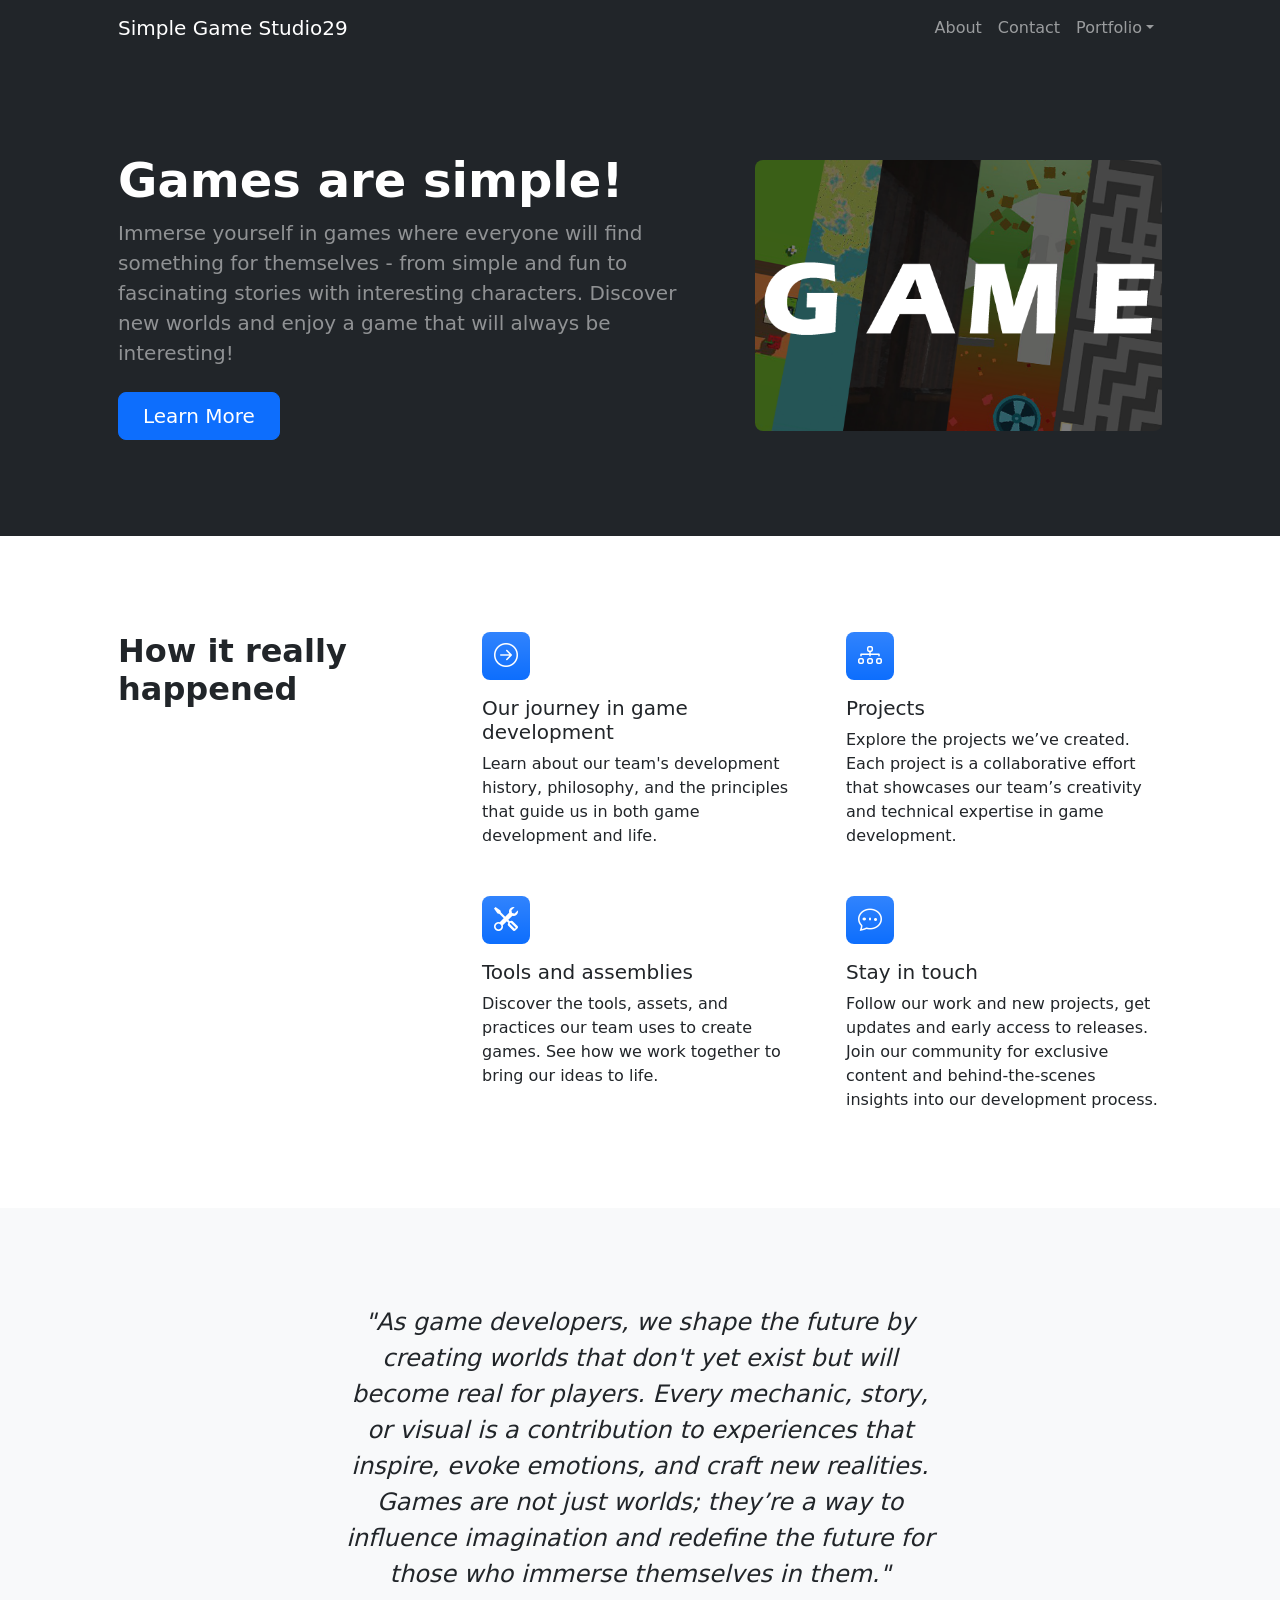
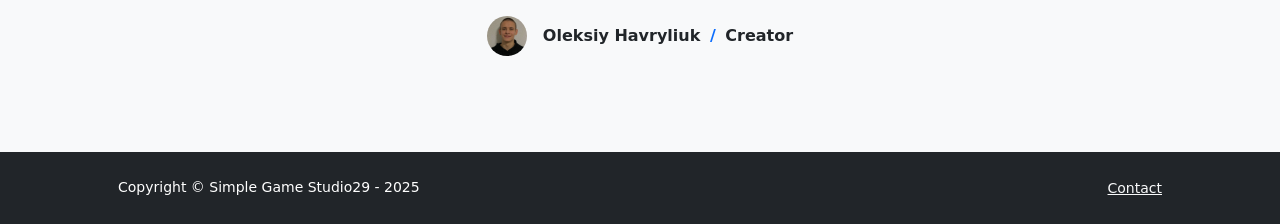
<file: index.html>
<!DOCTYPE html>
<html lang="en">

<head>
    <meta charset="utf-8" />
    <meta name="viewport" content="width=device-width, initial-scale=1, shrink-to-fit=no" />
    <meta name="description" content="" />
    <meta name="author" content="" />
    <title>Simple Game Studio29</title>
    <!-- Favicon-->
    <link rel="icon" type="image/x-icon" href="assets/logo.jpg" />
    <!-- Bootstrap icons-->
    <link href="https://cdn.jsdelivr.net/npm/bootstrap-icons@1.5.0/font/bootstrap-icons.css" rel="stylesheet" />
    <!-- Core theme CSS (includes Bootstrap)-->
    <link href="css/styles.css" rel="stylesheet" />
</head>

<body class="d-flex flex-column h-100">
    <main class="flex-shrink-0">
        <!-- Navigation-->
        <nav class="navbar navbar-expand-lg navbar-dark bg-dark">
            <div class="container px-5">
                <a class="navbar-brand" href="index.html">Simple Game Studio29</a>
                <button class="navbar-toggler" type="button" data-bs-toggle="collapse"
                    data-bs-target="#navbarSupportedContent" aria-controls="navbarSupportedContent"
                    aria-expanded="false" aria-label="Toggle navigation"><span
                        class="navbar-toggler-icon"></span></button>
                <div class="collapse navbar-collapse" id="navbarSupportedContent">
                    <ul class="navbar-nav ms-auto mb-2 mb-lg-0">
                        <!-- <li class="nav-item"><a class="nav-link" href="index.html">Home</a></li> -->
                        <li class="nav-item"><a class="nav-link" href="about.html">About</a></li>
                        <li class="nav-item"><a class="nav-link" href="contact.html">Contact</a></li>
                        <!-- <li class="nav-item"><a class="nav-link" href="pricing.html">Pricing</a></li> -->

                        <!-- <li class="nav-item dropdown"> -->
                        <!-- <a class="nav-link dropdown-toggle" id="navbarDropdownBlog" href="#" role="button" -->
                        <!-- data-bs-toggle="dropdown" aria-expanded="false">Blog</a> -->
                        <!-- <ul class="dropdown-menu dropdown-menu-end" aria-labelledby="navbarDropdownBlog"> -->
                        <!-- <li><a class="dropdown-item" href="blog-home.html">Blog Home</a></li> -->
                        <!-- <li><a class="dropdown-item" href="blog-post.html">Blog Post</a></li> -->
                        <!-- </ul> -->
                        <!-- </li> -->
                        <li class="nav-item dropdown">
                            <a class="nav-link dropdown-toggle" id="navbarDropdownPortfolio" href="#" role="button"
                                data-bs-toggle="dropdown" aria-expanded="false">Portfolio</a>
                            <ul class="dropdown-menu dropdown-menu-end" aria-labelledby="navbarDropdownPortfolio">
                                <li><a class="dropdown-item" href="portfolio-overview.html">Overview</a></li>
                                <li><a class="dropdown-item" href="portfolio-at-this-moment-item.html">At This
                                        Moment</a></li>


                            </ul>
                        </li>
                    </ul>
                </div>
            </div>
        </nav>
        <!-- Header-->
        <header class="bg-dark py-5">
            <div class="container px-5">
                <div class="row gx-5 align-items-center justify-content-center">
                    <div class="col-lg-8 col-xl-7 col-xxl-6">
                        <div class="my-5 text-center text-xl-start">
                            <h1 class="display-5 fw-bolder text-white mb-2">Games are simple!</h1>
                            <p class="lead fw-normal text-white-50 mb-4">Immerse yourself in games where everyone will
                                find something for themselves - from simple and fun to fascinating stories
                                with interesting characters. Discover new worlds and enjoy a game that will always be
                                interesting!</p>
                            <div class="d-grid gap-3 d-sm-flex justify-content-sm-center justify-content-xl-start">
                                <a class="btn btn-primary btn-lg px-4 me-sm-3" href="#features">Learn More</a>
                                <!-- <a class="btn btn-outline-light btn-lg px-4" href="#!">Learn More</a> -->
                            </div>
                        </div>
                    </div>
                    <div class="col-xl-5 col-xxl-6 d-none d-xl-block text-center"><img class="img-fluid rounded-3 my-5"
                            src="assets\600x400_Preview.png" alt="..." /></div>
                </div>
            </div>
        </header>
        <!-- Features section-->
        <section class="py-5" id="features">
            <div class="container px-5 my-5">
                <div class="row gx-5">
                    <div class="col-lg-4 mb-5 mb-lg-0">
                        <h2 class="fw-bolder mb-0">How it really happened</h2>
                    </div>
                    <div class="col-lg-8">
                        <div class="row gx-5 row-cols-1 row-cols-md-2">
                            <div class="col mb-5 h-100">
                                <a href="about.html"
                                    class="feature bg-primary bg-gradient text-white rounded-3 mb-3 d-flex justify-content-center align-items-center"
                                    aria-label="Go to About Page">
                                    <i class="bi bi-arrow-right-circle"></i>
                                </a>
                                <h2 class="h5">Our journey in game development</h2>
                                <p class="mb-0">Learn about our team's development history, philosophy, and the
                                    principles that guide us in
                                    both game development and life.</p>
                            </div>
                            <div class="col mb-5 h-100">
                                <a href="portfolio-overview.html"
                                    class="feature bg-primary bg-gradient text-white rounded-3 mb-3 d-flex justify-content-center align-items-center"
                                    aria-label="Go to Projects">
                                    <i class="bi bi-diagram-3"></i>
                                </a>
                                <h2 class="h5">Projects</h2>
                                <p class="mb-0">Explore the projects we’ve created. Each project is a collaborative
                                    effort that showcases our team’s
                                    creativity and technical expertise in game development.</p>
                            </div>

                            <div class="col mb-5 mb-md-0 h-100">
                                <a href="tools.html"
                                    class="feature bg-primary bg-gradient text-white rounded-3 mb-3 d-flex justify-content-center align-items-center"
                                    aria-label="Go to Tools and Assemblies">
                                    <i class="bi bi-tools"></i>
                                </a>
                                <h2 class="h5">Tools and assemblies</h2>
                                <p class="mb-0">Discover the tools, assets, and practices our team uses to create games.
                                    See how we work together to
                                    bring our ideas to life.</p>
                            </div>

                            <div class="col h-100">
                                <a href="contact.html"
                                    class="feature bg-primary bg-gradient text-white rounded-3 mb-3 d-flex justify-content-center align-items-center"
                                    aria-label="Go to Contact Page">
                                    <i class="bi bi-chat-dots"></i>
                                </a>
                                <h2 class="h5">Stay in touch</h2>
                                <p class="mb-0">Follow our work and new projects, get updates and early access to
                                    releases. Join our community for
                                    exclusive content and behind-the-scenes insights into our development process.</p>
                            </div>
                        </div>
                    </div>
                </div>
            </div>
            </div>
        </section>
        <!-- Testimonial section-->
        <div class="py-5 bg-light">
            <div class="container px-5 my-5">
                <div class="row gx-5 justify-content-center">
                    <div class="col-lg-10 col-xl-7">
                        <div class="text-center">
                            <div class="fs-4 mb-4 fst-italic">"As game developers, we shape the future by creating
                                worlds that don't yet exist but will become real for players. Every
                                mechanic, story, or visual is a contribution to experiences that inspire, evoke
                                emotions, and craft new realities. Games
                                are not just worlds; they’re a way to influence imagination and redefine the future for
                                those who immerse themselves in
                                them."</div>
                            <div class="d-flex align-items-center justify-content-center">
                                <img class="rounded-circle me-3" src="assets/Creator.png" alt="Creator" width="40"
                                    height="40">
                                <div class="fw-bold">
                                    Oleksiy Havryliuk
                                    <span class="fw-bold text-primary mx-1">/</span>
                                    Creator
                                </div>
                            </div>
                        </div>
                    </div>
                </div>
            </div>
        </div>

        <!-- Footer-->
        <footer class="bg-dark py-4 mt-auto">
            <div class="container px-5">
                <div class="row align-items-center justify-content-between flex-column flex-sm-row">
                    <div class="col-auto">
                        <div class="small m-0 text-white">Copyright &copy; Simple Game Studio29 - 2025</div>
                    </div>
                    <div class="col-auto">
                        <!-- <a class="link-light small" href="#!">Privacy</a>
                        <span class="text-white mx-1">&middot;</span> -->
                        <!-- <a class="link-light small" href="#!">Terms</a> -->
                        <!-- <span class="text-white mx-1">&middot;</span> -->
                        <a class="link-light small" href="contact.html">Contact</a>
                    </div>
                </div>
            </div>
        </footer>
        <!-- Bootstrap core JS-->
        <script src="https://cdn.jsdelivr.net/npm/bootstrap@5.2.3/dist/js/bootstrap.bundle.min.js"></script>
        <!-- Core theme JS-->
        <script src="js/scripts.js"></script>
</body>

</html>
</file>
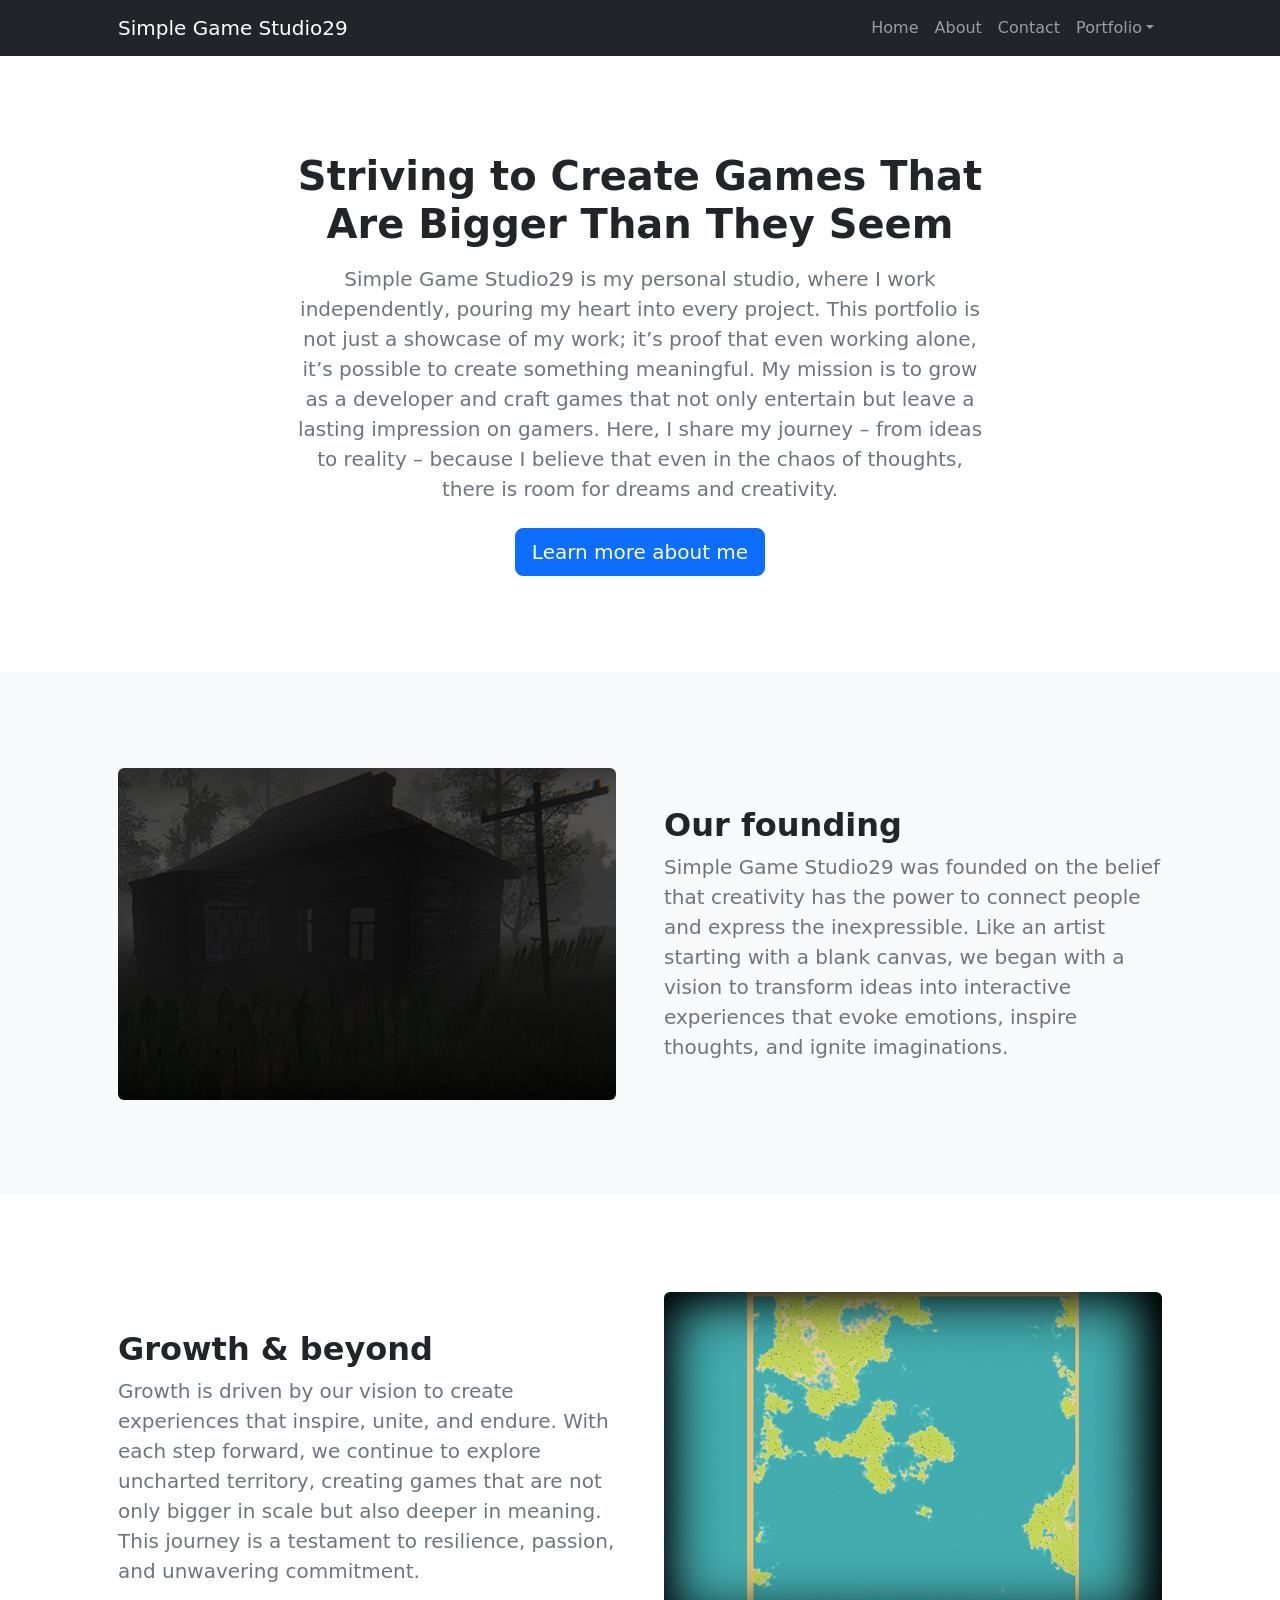
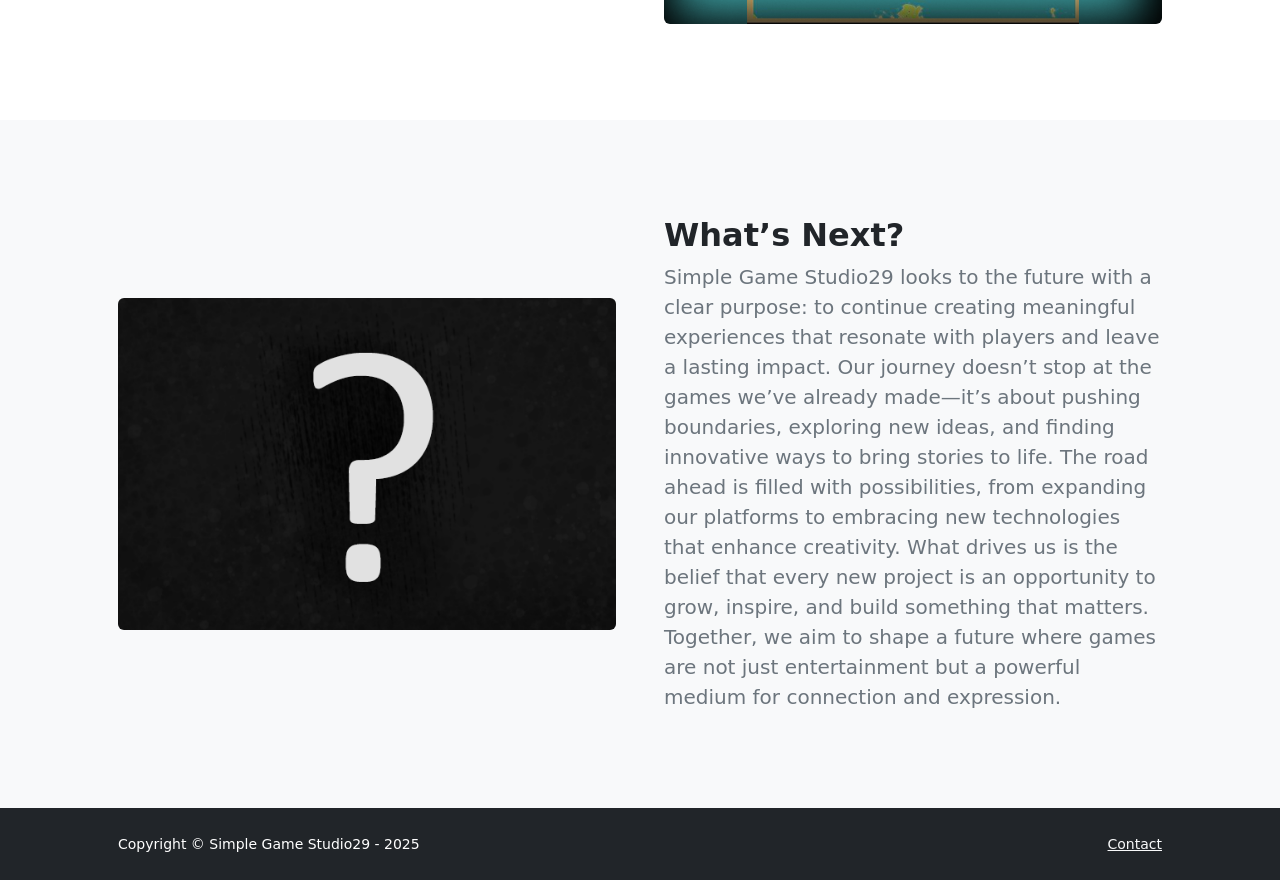
<file: about.html>
<!DOCTYPE html>
<html lang="en">

<head>
    <meta charset="utf-8" />
    <meta name="viewport" content="width=device-width, initial-scale=1, shrink-to-fit=no" />
    <meta name="description" content="" />
    <meta name="author" content="" />
    <title>Simple Game Studio29</title>
    <!-- Favicon-->
    <link rel="icon" type="image/x-icon" href="assets/logo.jpg" />
    <!-- Bootstrap icons-->
    <link href="https://cdn.jsdelivr.net/npm/bootstrap-icons@1.5.0/font/bootstrap-icons.css" rel="stylesheet" />
    <!-- Core theme CSS (includes Bootstrap)-->
    <link href="css/styles.css" rel="stylesheet" />
</head>

<body class="d-flex flex-column">
    <main class="flex-shrink-0">
        <!-- Navigation-->
        <nav class="navbar navbar-expand-lg navbar-dark bg-dark">
            <div class="container px-5">
                <a class="navbar-brand" href="index.html">Simple Game Studio29</a>
                <button class="navbar-toggler" type="button" data-bs-toggle="collapse"
                    data-bs-target="#navbarSupportedContent" aria-controls="navbarSupportedContent"
                    aria-expanded="false" aria-label="Toggle navigation"><span
                        class="navbar-toggler-icon"></span></button>
                <div class="collapse navbar-collapse" id="navbarSupportedContent">
                    <ul class="navbar-nav ms-auto mb-2 mb-lg-0">
                        <li class="nav-item"><a class="nav-link" href="index.html">Home</a></li>
                        <li class="nav-item"><a class="nav-link" href="about.html">About</a></li>
                        <li class="nav-item"><a class="nav-link" href="contact.html">Contact</a></li>
                        <!-- <li class="nav-item"><a class="nav-link" href="pricing.html">Pricing</a></li> -->

                        <!-- <li class="nav-item dropdown"> -->
                        <!-- <a class="nav-link dropdown-toggle" id="navbarDropdownBlog" href="#" role="button" -->
                        <!-- data-bs-toggle="dropdown" aria-expanded="false">Blog</a> -->
                        <!-- <ul class="dropdown-menu dropdown-menu-end" aria-labelledby="navbarDropdownBlog"> -->
                        <!-- <li><a class="dropdown-item" href="blog-home.html">Blog Home</a></li> -->
                        <!-- <li><a class="dropdown-item" href="blog-post.html">Blog Post</a></li> -->
                        <!-- </ul> -->
                        <!-- </li> -->
                        <li class="nav-item dropdown">
                            <a class="nav-link dropdown-toggle" id="navbarDropdownPortfolio" href="#" role="button"
                                data-bs-toggle="dropdown" aria-expanded="false">Portfolio</a>
                            <ul class="dropdown-menu dropdown-menu-end" aria-labelledby="navbarDropdownPortfolio">
                                <li><a class="dropdown-item" href="portfolio-overview.html">Overview</a></li>
                                <li><a class="dropdown-item" href="portfolio-at-this-moment-item.html">At This
                                        Moment</a></li>

                            </ul>
                        </li>
                    </ul>
                </div>
            </div>
        </nav>
        <!-- Header-->
        <header class="py-5">
            <div class="container px-5">
                <div class="row justify-content-center">
                    <div class="col-lg-8 col-xxl-6">
                        <div class="text-center my-5">
                            <h1 class="fw-bolder mb-3">Striving to Create Games That Are Bigger Than They Seem</h1>
                            <p class="lead fw-normal text-muted mb-4">
                                Simple Game Studio29 is my personal studio, where I work independently, pouring my heart
                                into every project.
                                This portfolio is not just a showcase of my work; it’s proof that even working alone,
                                it’s possible to create
                                something meaningful.
                                My mission is to grow as a developer and craft games that not only entertain but leave a
                                lasting impression on
                                gamers.
                                Here, I share my journey – from ideas to reality – because I believe that even in the
                                chaos of thoughts, there is
                                room for dreams and creativity.
                            </p>
                            <a class="btn btn-primary btn-lg" href="#scroll-target">Learn more about me</a>
                        </div>
                    </div>
                </div>
            </div>
        </header>
        <!-- About section one-->
        <section class="py-5 bg-light" id="scroll-target">
            <div class="container px-5 my-5">
                <div class="row gx-5 align-items-center">
                    <div class="col-lg-6"><img class="img-fluid rounded mb-5 mb-lg-0"
                            src="assets\at-this-moment-house-600x400.png" alt="..." /></div>
                    <div class="col-lg-6">
                        <h2 class="fw-bolder">Our founding</h2>
                        <p class="lead fw-normal text-muted mb-0">Simple Game Studio29 was founded on the belief that
                            creativity has the power to connect people and express the
                            inexpressible. Like an artist starting with a blank canvas, we began with a vision to
                            transform ideas into interactive
                            experiences that evoke emotions, inspire thoughts, and ignite imaginations.</p>
                    </div>
                </div>
            </div>
        </section>
        <!-- About section two-->
        <section class="py-5">
            <div class="container px-5 my-5">
                <div class="row gx-5 align-items-center">
                    <div class="col-lg-6 order-first order-lg-last"><img class="img-fluid rounded mb-5 mb-lg-0"
                            src="assets\2dMap600x400.png" alt="..." /></div>
                    <div class="col-lg-6">
                        <h2 class="fw-bolder">Growth &amp; beyond</h2>
                        <p class="lead fw-normal text-muted mb-0">Growth is driven by our vision to create experiences
                            that inspire, unite, and endure. With each step forward, we
                            continue to explore uncharted territory, creating games that are not only bigger in scale
                            but also deeper in meaning.
                            This journey is a testament to resilience, passion, and unwavering commitment.</p>
                    </div>
                </div>
            </div>
        </section>
        <!-- About section two-->
        <section class="py-5 bg-light" id="scroll-target">
            <div class="container px-5 my-5">
                <div class="row gx-5 align-items-center">
                    <div class="col-lg-6"><img class="img-fluid rounded mb-5 mb-lg-0" src="assets\what-next-600-400.png"
                            alt="..." /></div>
                    <div class="col-lg-6">
                        <h2 class="fw-bolder">What’s Next?</h2>
                        <p class="lead fw-normal text-muted mb-0">Simple Game Studio29 looks to the future with a clear
                            purpose: to continue creating meaningful experiences that resonate
                            with players and leave a lasting impact. Our journey doesn’t stop at the games we’ve already
                            made—it’s about pushing
                            boundaries, exploring new ideas, and finding innovative ways to bring stories to life.

                            The road ahead is filled with possibilities, from expanding our platforms to embracing new
                            technologies that enhance
                            creativity. What drives us is the belief that every new project is an opportunity to grow,
                            inspire, and build something
                            that matters. Together, we aim to shape a future where games are not just entertainment but
                            a powerful medium for
                            connection and expression.</p>
                    </div>
                </div>
            </div>
        </section>
    </main>
    <!-- Footer-->
    <footer class="bg-dark py-4 mt-auto">
        <div class="container px-5">
            <div class="row align-items-center justify-content-between flex-column flex-sm-row">
                <div class="col-auto">
                    <div class="small m-0 text-white">Copyright &copy; Simple Game Studio29 - 2025</div>
                </div>
                <div class="col-auto">
                    <!-- <a class="link-light small" href="#!">Privacy</a>
                                        <span class="text-white mx-1">&middot;</span> -->
                    <!-- <a class="link-light small" href="#!">Terms</a> -->
                    <!-- <span class="text-white mx-1">&middot;</span> -->
                    <a class="link-light small" href="contact.html">Contact</a>
                </div>
            </div>
        </div>
    </footer>
    <!-- Bootstrap core JS-->
    <script src="https://cdn.jsdelivr.net/npm/bootstrap@5.2.3/dist/js/bootstrap.bundle.min.js"></script>
    <!-- Core theme JS-->
    <script src="js/scripts.js"></script>
</body>

</html>
</file>
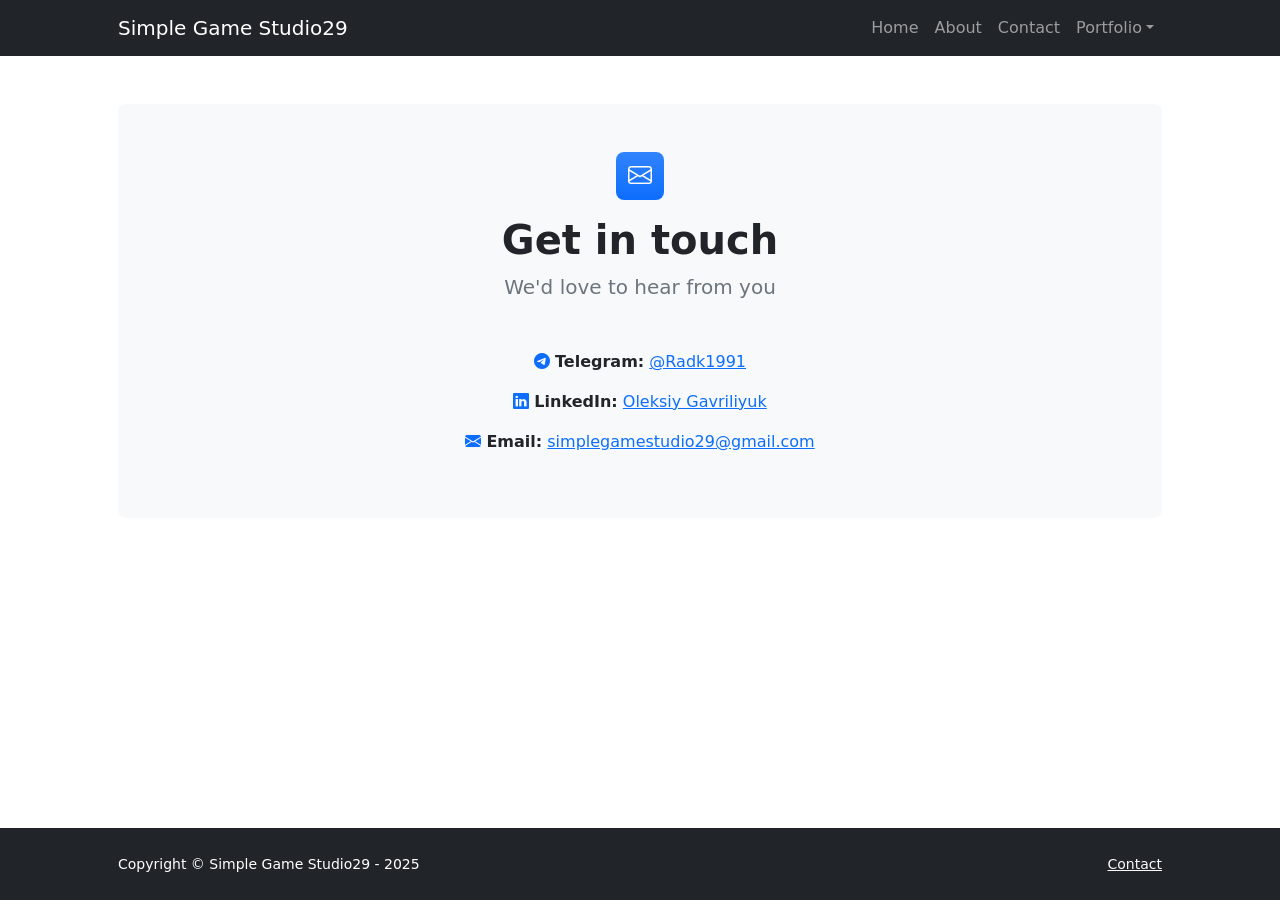
<file: contact.html>
<!DOCTYPE html>
<html lang="en">

<head>
    <meta charset="utf-8" />
    <meta name="viewport" content="width=device-width, initial-scale=1, shrink-to-fit=no" />
    <meta name="description" content />
    <meta name="author" content />
    <title>Simple Game Studio29</title>
    <!-- Favicon-->
    <link rel="icon" type="image/x-icon" href="assets/logo.jpg" />
    <!-- Bootstrap icons-->
    <link href="https://cdn.jsdelivr.net/npm/bootstrap-icons@1.5.0/font/bootstrap-icons.css" rel="stylesheet" />
    <!-- Core theme CSS (includes Bootstrap)-->
    <link href="css/styles.css" rel="stylesheet" />
</head>

<body class="d-flex flex-column">
    <main class="flex-shrink-0">
        <!-- Navigation-->
        <nav class="navbar navbar-expand-lg navbar-dark bg-dark">
            <div class="container px-5">
                <a class="navbar-brand" href="index.html">Simple Game Studio29</a>
                <button class="navbar-toggler" type="button" data-bs-toggle="collapse"
                    data-bs-target="#navbarSupportedContent" aria-controls="navbarSupportedContent"
                    aria-expanded="false" aria-label="Toggle navigation"><span
                        class="navbar-toggler-icon"></span></button>
                <div class="collapse navbar-collapse" id="navbarSupportedContent">
                    <ul class="navbar-nav ms-auto mb-2 mb-lg-0">
                        <li class="nav-item"><a class="nav-link" href="index.html">Home</a></li>
                        <li class="nav-item"><a class="nav-link" href="about.html">About</a></li>
                        <li class="nav-item"><a class="nav-link" href="contact.html">Contact</a></li>
                        <!-- <li class="nav-item"><a class="nav-link" href="pricing.html">Pricing</a></li> -->

                        <!-- <li class="nav-item dropdown"> -->
                        <!-- <a class="nav-link dropdown-toggle" id="navbarDropdownBlog" href="#" role="button" -->
                        <!-- data-bs-toggle="dropdown" aria-expanded="false">Blog</a> -->
                        <!-- <ul class="dropdown-menu dropdown-menu-end" aria-labelledby="navbarDropdownBlog"> -->
                        <!-- <li><a class="dropdown-item" href="blog-home.html">Blog Home</a></li> -->
                        <!-- <li><a class="dropdown-item" href="blog-post.html">Blog Post</a></li> -->
                        <!-- </ul> -->
                        <!-- </li> -->
                        <li class="nav-item dropdown">
                            <a class="nav-link dropdown-toggle" id="navbarDropdownPortfolio" href="#" role="button"
                                data-bs-toggle="dropdown" aria-expanded="false">Portfolio</a>
                            <ul class="dropdown-menu dropdown-menu-end" aria-labelledby="navbarDropdownPortfolio">
                                <li><a class="dropdown-item" href="portfolio-overview.html">Overview</a></li>
                                <li><a class="dropdown-item" href="portfolio-at-this-moment-item.html">At This
                                        Moment</a></li>


                            </ul>
                        </li>
                    </ul>
                </div>
            </div>
        </nav>
        <!-- Page content -->
        <section class="py-5">
            <div class="container px-5">
                <!-- Contact Information -->
                <div class="bg-light rounded-3 py-5 px-4 px-md-5 mb-5">
                    <div class="text-center mb-5">
                        <div class="feature bg-primary bg-gradient text-white rounded-3 mb-3">
                            <i class="bi bi-envelope"></i>
                        </div>
                        <h1 class="fw-bolder">Get in touch</h1>
                        <p class="lead fw-normal text-muted mb-0">We'd love to hear from you</p>
                    </div>
                    <div class="row gx-5 justify-content-center">
                        <div class="col-lg-8 col-xl-6">
                            <!-- Contact Details -->
                            <ul class="list-unstyled text-center">
                                <li class="mb-3">
                                    <i class="bi bi-telegram text-primary"></i>
                                    <strong>Telegram:</strong>
                                    <a href="https://t.me/Radk1991">@Radk1991</a>
                                </li>
                                <li class="mb-3">
                                    <i class="bi bi-linkedin text-primary"></i>
                                    <strong>LinkedIn:</strong>
                                    <a
                                        href="https://www.linkedin.com/in/oleksiy-g-a0b8b8340/?utm_source=share&utm_campaign=share_via&utm_content=profile&utm_medium=ios_app">Oleksiy
                                        Gavriliyuk</a>
                                </li>
                                <li class="mb-3">
                                    <i class="bi bi-envelope-fill text-primary"></i>
                                    <strong>Email:</strong>
                                    <a href="mailto:simplegamestudio29@gmail.com">simplegamestudio29@gmail.com</a>
                                </li>
                            </ul>
                        </div>
                    </div>
                </div>
            </div>
        </section>
    </main>
    <!-- Footer-->
    <footer class="bg-dark py-4 mt-auto">
        <div class="container px-5">
            <div class="row align-items-center justify-content-between flex-column flex-sm-row">
                <div class="col-auto">
                    <div class="small m-0 text-white">Copyright &copy; Simple Game Studio29 - 2025</div>
                </div>
                <div class="col-auto">
                    <!-- <a class="link-light small" href="#!">Privacy</a>
                                        <span class="text-white mx-1">&middot;</span> -->
                    <!-- <a class="link-light small" href="#!">Terms</a> -->
                    <!-- <span class="text-white mx-1">&middot;</span> -->
                    <a class="link-light small" href="contact.html">Contact</a>
                </div>
            </div>
        </div>
    </footer>
    <!-- Bootstrap core JS-->
    <script src="https://cdn.jsdelivr.net/npm/bootstrap@5.2.3/dist/js/bootstrap.bundle.min.js"></script>
    <!-- Core theme JS-->
    <script src="js/scripts.js"></script>
    <!-- * * * * * * * * * * * * * * * * * * * * * * * * * * * * * * * * * * * * * * * *-->
    <!-- * *                               SB Forms JS                               * *-->
    <!-- * * Activate your form at https://startbootstrap.com/solution/contact-forms * *-->
    <!-- * * * * * * * * * * * * * * * * * * * * * * * * * * * * * * * * * * * * * * * *-->
    <script src="https://cdn.startbootstrap.com/sb-forms-latest.js"></script>
</body>

</html>
</file>
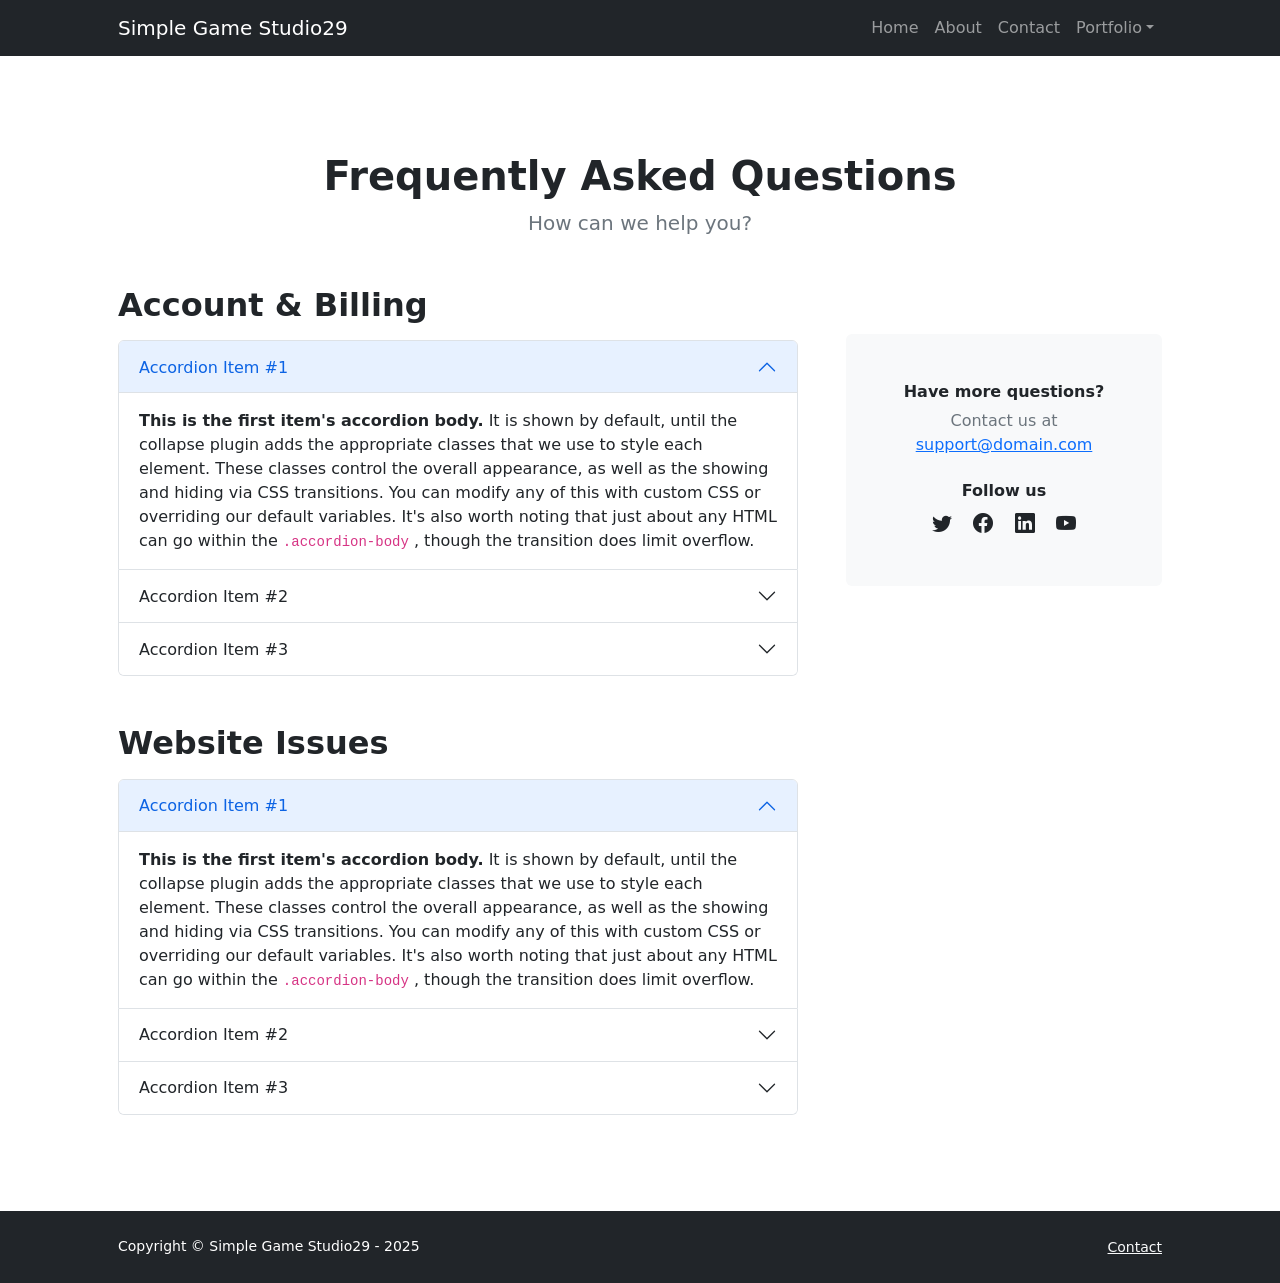
<file: faq.html>
<!DOCTYPE html>
<html lang="en">

<head>
    <meta charset="utf-8" />
    <meta name="viewport" content="width=device-width, initial-scale=1, shrink-to-fit=no" />
    <meta name="description" content="" />
    <meta name="author" content="" />
    <title>Simple Game Studio29</title>
    <!-- Favicon-->
    <link rel="icon" type="image/x-icon" href="assets/logo.jpg" />
    <!-- Bootstrap icons-->
    <link href="https://cdn.jsdelivr.net/npm/bootstrap-icons@1.5.0/font/bootstrap-icons.css" rel="stylesheet" />
    <!-- Core theme CSS (includes Bootstrap)-->
    <link href="css/styles.css" rel="stylesheet" />
</head>

<body class="d-flex flex-column h-100">
    <main class="flex-shrink-0">
        <!-- Navigation-->
        <nav class="navbar navbar-expand-lg navbar-dark bg-dark">
            <div class="container px-5">
                <a class="navbar-brand" href="index.html">Simple Game Studio29</a>
                <button class="navbar-toggler" type="button" data-bs-toggle="collapse"
                    data-bs-target="#navbarSupportedContent" aria-controls="navbarSupportedContent"
                    aria-expanded="false" aria-label="Toggle navigation"><span
                        class="navbar-toggler-icon"></span></button>
                <div class="collapse navbar-collapse" id="navbarSupportedContent">
                    <ul class="navbar-nav ms-auto mb-2 mb-lg-0">
                        <li class="nav-item"><a class="nav-link" href="index.html">Home</a></li>
                        <li class="nav-item"><a class="nav-link" href="about.html">About</a></li>
                        <li class="nav-item"><a class="nav-link" href="contact.html">Contact</a></li>
                        <!-- <li class="nav-item"><a class="nav-link" href="pricing.html">Pricing</a></li> -->

                        <!-- <li class="nav-item dropdown"> -->
                        <!-- <a class="nav-link dropdown-toggle" id="navbarDropdownBlog" href="#" role="button" -->
                        <!-- data-bs-toggle="dropdown" aria-expanded="false">Blog</a> -->
                        <!-- <ul class="dropdown-menu dropdown-menu-end" aria-labelledby="navbarDropdownBlog"> -->
                        <!-- <li><a class="dropdown-item" href="blog-home.html">Blog Home</a></li> -->
                        <!-- <li><a class="dropdown-item" href="blog-post.html">Blog Post</a></li> -->
                        <!-- </ul> -->
                        <!-- </li> -->
                        <li class="nav-item dropdown">
                            <a class="nav-link dropdown-toggle" id="navbarDropdownPortfolio" href="#" role="button"
                                data-bs-toggle="dropdown" aria-expanded="false">Portfolio</a>
                            <ul class="dropdown-menu dropdown-menu-end" aria-labelledby="navbarDropdownPortfolio">
                                <li><a class="dropdown-item" href="portfolio-overview.html">Overview</a></li>
                                <li><a class="dropdown-item" href="portfolio-at-this-moment-item.html">At This
                                        Moment</a></li>


                            </ul>
                        </li>
                    </ul>
                </div>
            </div>
        </nav>
        <!-- Page Content-->
        <section class="py-5">
            <div class="container px-5 my-5">
                <div class="text-center mb-5">
                    <h1 class="fw-bolder">Frequently Asked Questions</h1>
                    <p class="lead fw-normal text-muted mb-0">How can we help you?</p>
                </div>
                <div class="row gx-5">
                    <div class="col-xl-8">
                        <!-- FAQ Accordion 1-->
                        <h2 class="fw-bolder mb-3">Account &amp; Billing</h2>
                        <div class="accordion mb-5" id="accordionExample">
                            <div class="accordion-item">
                                <h3 class="accordion-header" id="headingOne"><button class="accordion-button"
                                        type="button" data-bs-toggle="collapse" data-bs-target="#collapseOne"
                                        aria-expanded="true" aria-controls="collapseOne">Accordion Item #1</button></h3>
                                <div class="accordion-collapse collapse show" id="collapseOne"
                                    aria-labelledby="headingOne" data-bs-parent="#accordionExample">
                                    <div class="accordion-body">
                                        <strong>This is the first item's accordion body.</strong>
                                        It is shown by default, until the collapse plugin adds the appropriate classes
                                        that we use to style each element. These classes control the overall appearance,
                                        as well as the showing and hiding via CSS transitions. You can modify any of
                                        this with custom CSS or overriding our default variables. It's also worth noting
                                        that just about any HTML can go within the
                                        <code>.accordion-body</code>
                                        , though the transition does limit overflow.
                                    </div>
                                </div>
                            </div>
                            <div class="accordion-item">
                                <h3 class="accordion-header" id="headingTwo"><button class="accordion-button collapsed"
                                        type="button" data-bs-toggle="collapse" data-bs-target="#collapseTwo"
                                        aria-expanded="false" aria-controls="collapseTwo">Accordion Item #2</button>
                                </h3>
                                <div class="accordion-collapse collapse" id="collapseTwo" aria-labelledby="headingTwo"
                                    data-bs-parent="#accordionExample">
                                    <div class="accordion-body">
                                        <strong>This is the second item's accordion body.</strong>
                                        It is hidden by default, until the collapse plugin adds the appropriate classes
                                        that we use to style each element. These classes control the overall appearance,
                                        as well as the showing and hiding via CSS transitions. You can modify any of
                                        this with custom CSS or overriding our default variables. It's also worth noting
                                        that just about any HTML can go within the
                                        <code>.accordion-body</code>
                                        , though the transition does limit overflow.
                                    </div>
                                </div>
                            </div>
                            <div class="accordion-item">
                                <h3 class="accordion-header" id="headingThree"><button
                                        class="accordion-button collapsed" type="button" data-bs-toggle="collapse"
                                        data-bs-target="#collapseThree" aria-expanded="false"
                                        aria-controls="collapseThree">Accordion Item #3</button></h3>
                                <div class="accordion-collapse collapse" id="collapseThree"
                                    aria-labelledby="headingThree" data-bs-parent="#accordionExample">
                                    <div class="accordion-body">
                                        <strong>This is the third item's accordion body.</strong>
                                        It is hidden by default, until the collapse plugin adds the appropriate classes
                                        that we use to style each element. These classes control the overall appearance,
                                        as well as the showing and hiding via CSS transitions. You can modify any of
                                        this with custom CSS or overriding our default variables. It's also worth noting
                                        that just about any HTML can go within the
                                        <code>.accordion-body</code>
                                        , though the transition does limit overflow.
                                    </div>
                                </div>
                            </div>
                        </div>
                        <!-- FAQ Accordion 2-->
                        <h2 class="fw-bolder mb-3">Website Issues</h2>
                        <div class="accordion mb-5 mb-xl-0" id="accordionExample2">
                            <div class="accordion-item">
                                <h3 class="accordion-header" id="headingOne"><button class="accordion-button"
                                        type="button" data-bs-toggle="collapse" data-bs-target="#collapseOne2"
                                        aria-expanded="true" aria-controls="collapseOne2">Accordion Item #1</button>
                                </h3>
                                <div class="accordion-collapse collapse show" id="collapseOne2"
                                    aria-labelledby="headingOne" data-bs-parent="#accordionExample2">
                                    <div class="accordion-body">
                                        <strong>This is the first item's accordion body.</strong>
                                        It is shown by default, until the collapse plugin adds the appropriate classes
                                        that we use to style each element. These classes control the overall appearance,
                                        as well as the showing and hiding via CSS transitions. You can modify any of
                                        this with custom CSS or overriding our default variables. It's also worth noting
                                        that just about any HTML can go within the
                                        <code>.accordion-body</code>
                                        , though the transition does limit overflow.
                                    </div>
                                </div>
                            </div>
                            <div class="accordion-item">
                                <h3 class="accordion-header" id="headingTwo"><button class="accordion-button collapsed"
                                        type="button" data-bs-toggle="collapse" data-bs-target="#collapseTwo2"
                                        aria-expanded="false" aria-controls="collapseTwo2">Accordion Item #2</button>
                                </h3>
                                <div class="accordion-collapse collapse" id="collapseTwo2" aria-labelledby="headingTwo"
                                    data-bs-parent="#accordionExample2">
                                    <div class="accordion-body">
                                        <strong>This is the second item's accordion body.</strong>
                                        It is hidden by default, until the collapse plugin adds the appropriate classes
                                        that we use to style each element. These classes control the overall appearance,
                                        as well as the showing and hiding via CSS transitions. You can modify any of
                                        this with custom CSS or overriding our default variables. It's also worth noting
                                        that just about any HTML can go within the
                                        <code>.accordion-body</code>
                                        , though the transition does limit overflow.
                                    </div>
                                </div>
                            </div>
                            <div class="accordion-item">
                                <h3 class="accordion-header" id="headingThree"><button
                                        class="accordion-button collapsed" type="button" data-bs-toggle="collapse"
                                        data-bs-target="#collapseThree2" aria-expanded="false"
                                        aria-controls="collapseThree2">Accordion Item #3</button></h3>
                                <div class="accordion-collapse collapse" id="collapseThree2"
                                    aria-labelledby="headingThree" data-bs-parent="#accordionExample2">
                                    <div class="accordion-body">
                                        <strong>This is the third item's accordion body.</strong>
                                        It is hidden by default, until the collapse plugin adds the appropriate classes
                                        that we use to style each element. These classes control the overall appearance,
                                        as well as the showing and hiding via CSS transitions. You can modify any of
                                        this with custom CSS or overriding our default variables. It's also worth noting
                                        that just about any HTML can go within the
                                        <code>.accordion-body</code>
                                        , though the transition does limit overflow.
                                    </div>
                                </div>
                            </div>
                        </div>
                    </div>
                    <div class="col-xl-4">
                        <div class="card border-0 bg-light mt-xl-5">
                            <div class="card-body p-4 py-lg-5">
                                <div class="d-flex align-items-center justify-content-center">
                                    <div class="text-center">
                                        <div class="h6 fw-bolder">Have more questions?</div>
                                        <p class="text-muted mb-4">
                                            Contact us at
                                            <br />
                                            <a href="#!">support@domain.com</a>
                                        </p>
                                        <div class="h6 fw-bolder">Follow us</div>
                                        <a class="fs-5 px-2 link-dark" href="#!"><i class="bi-twitter"></i></a>
                                        <a class="fs-5 px-2 link-dark" href="#!"><i class="bi-facebook"></i></a>
                                        <a class="fs-5 px-2 link-dark" href="#!"><i class="bi-linkedin"></i></a>
                                        <a class="fs-5 px-2 link-dark" href="#!"><i class="bi-youtube"></i></a>
                                    </div>
                                </div>
                            </div>
                        </div>
                    </div>
                </div>
            </div>
        </section>
    </main>
    <!-- Footer-->
    <footer class="bg-dark py-4 mt-auto">
        <div class="container px-5">
            <div class="row align-items-center justify-content-between flex-column flex-sm-row">
                <div class="col-auto">
                    <div class="small m-0 text-white">Copyright &copy; Simple Game Studio29 - 2025</div>
                </div>
                <div class="col-auto">
                    <!-- <a class="link-light small" href="#!">Privacy</a>
                                        <span class="text-white mx-1">&middot;</span> -->
                    <!-- <a class="link-light small" href="#!">Terms</a> -->
                    <!-- <span class="text-white mx-1">&middot;</span> -->
                    <a class="link-light small" href="contact.html">Contact</a>
                </div>
            </div>
        </div>
    </footer>
    <!-- Bootstrap core JS-->
    <script src="https://cdn.jsdelivr.net/npm/bootstrap@5.2.3/dist/js/bootstrap.bundle.min.js"></script>
    <!-- Core theme JS-->
    <script src="js/scripts.js"></script>
</body>

</html>
</file>
